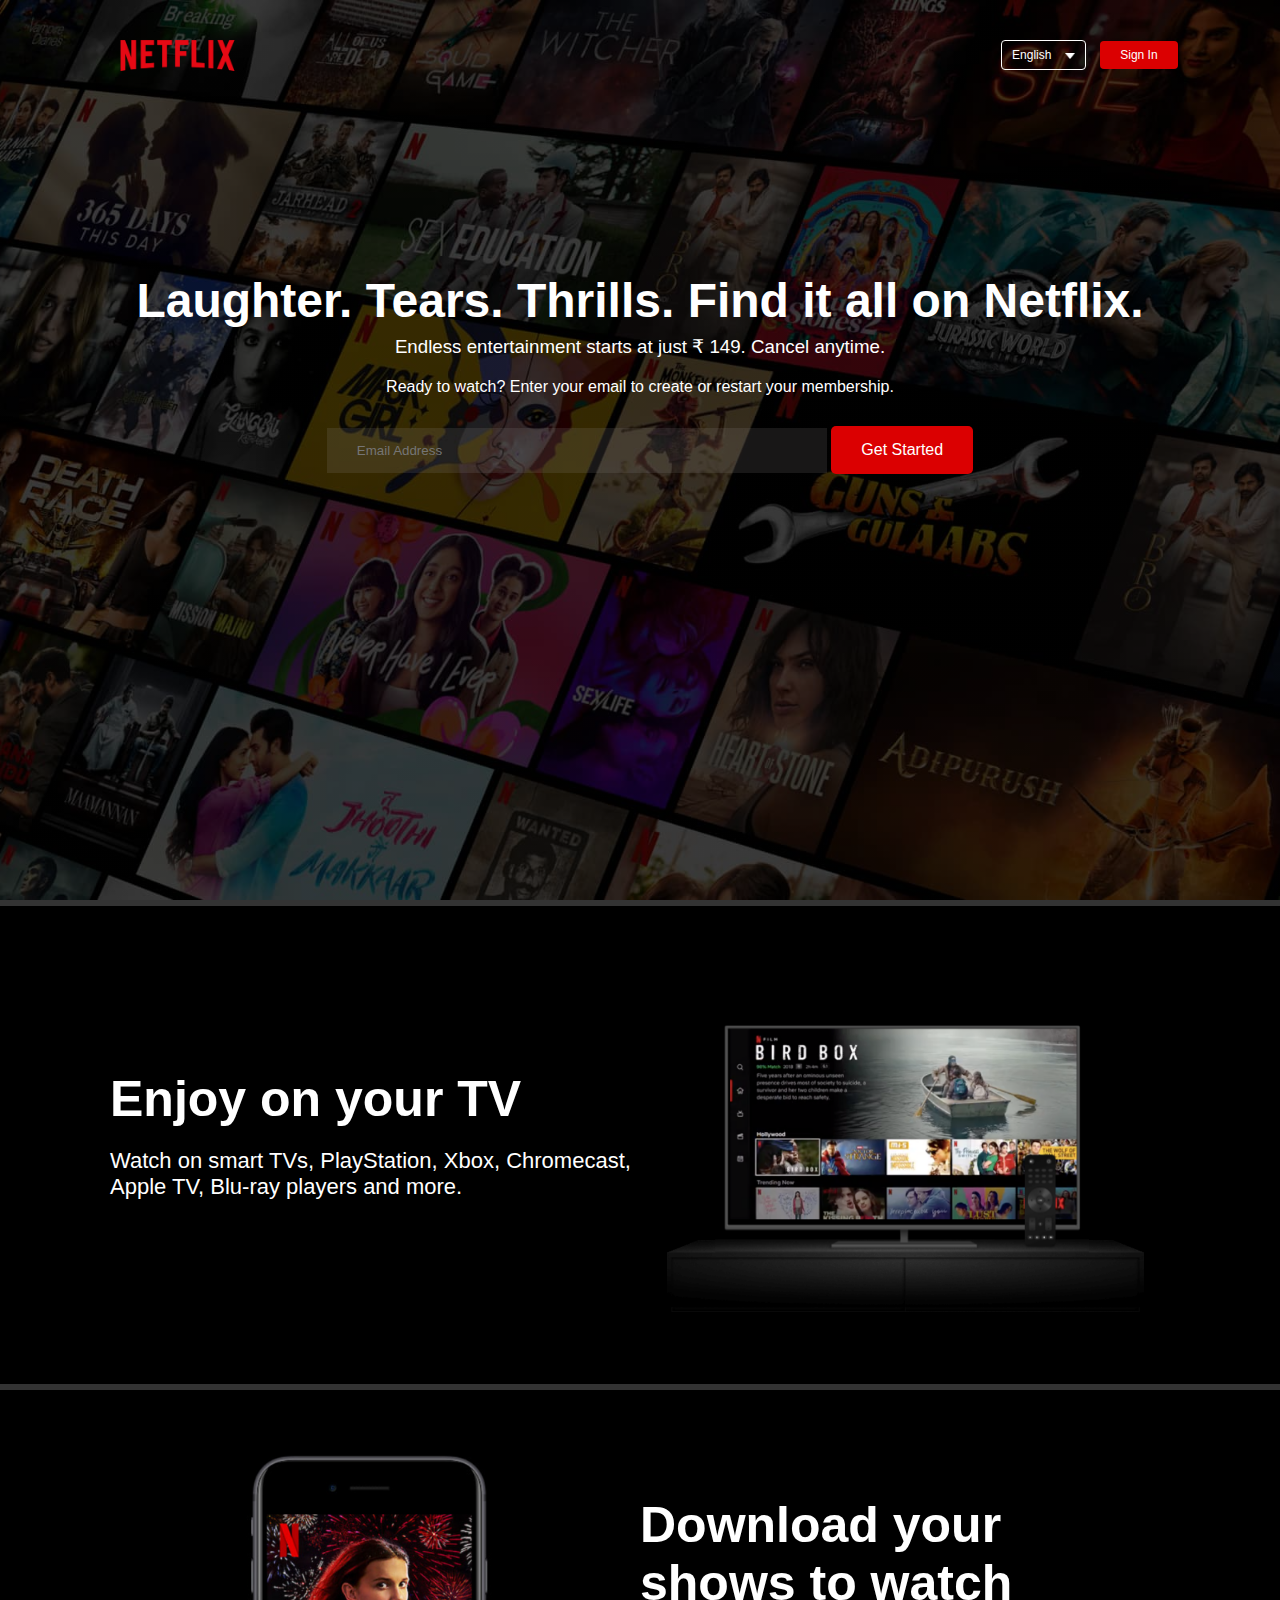
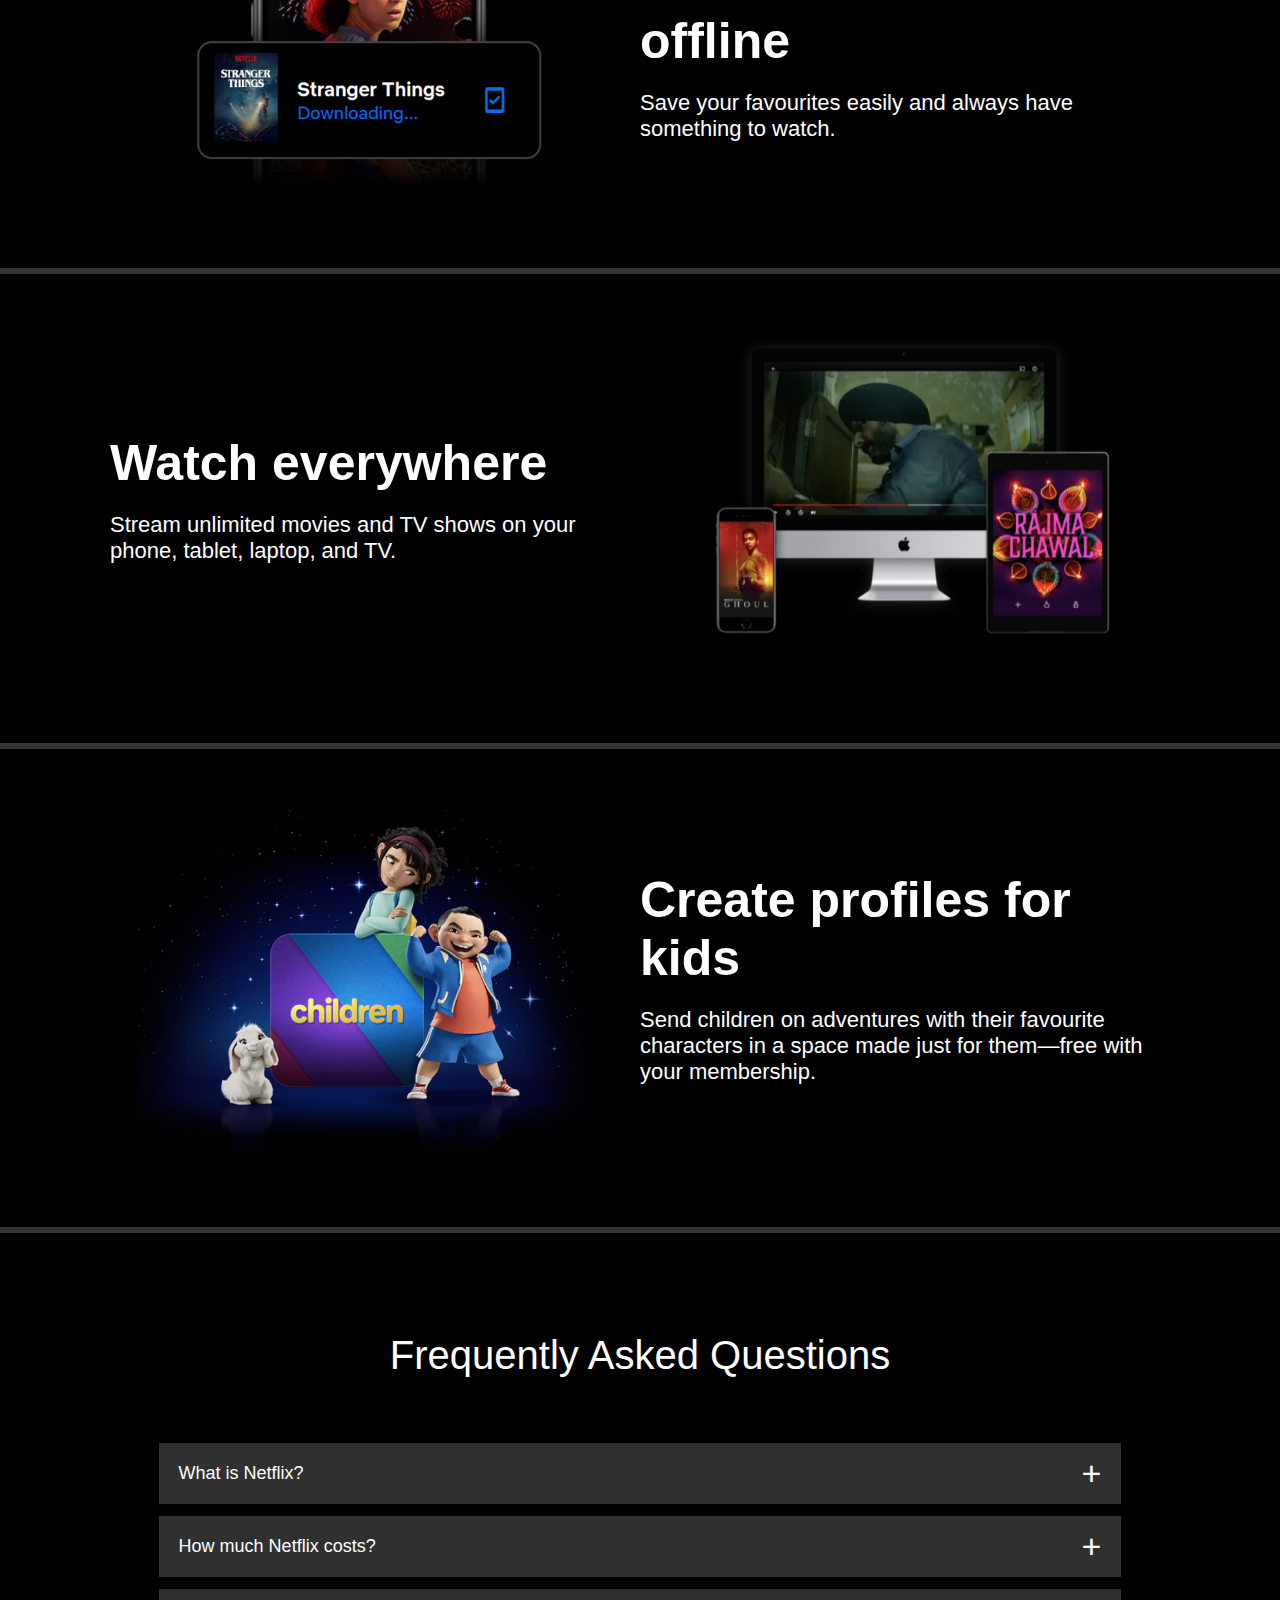
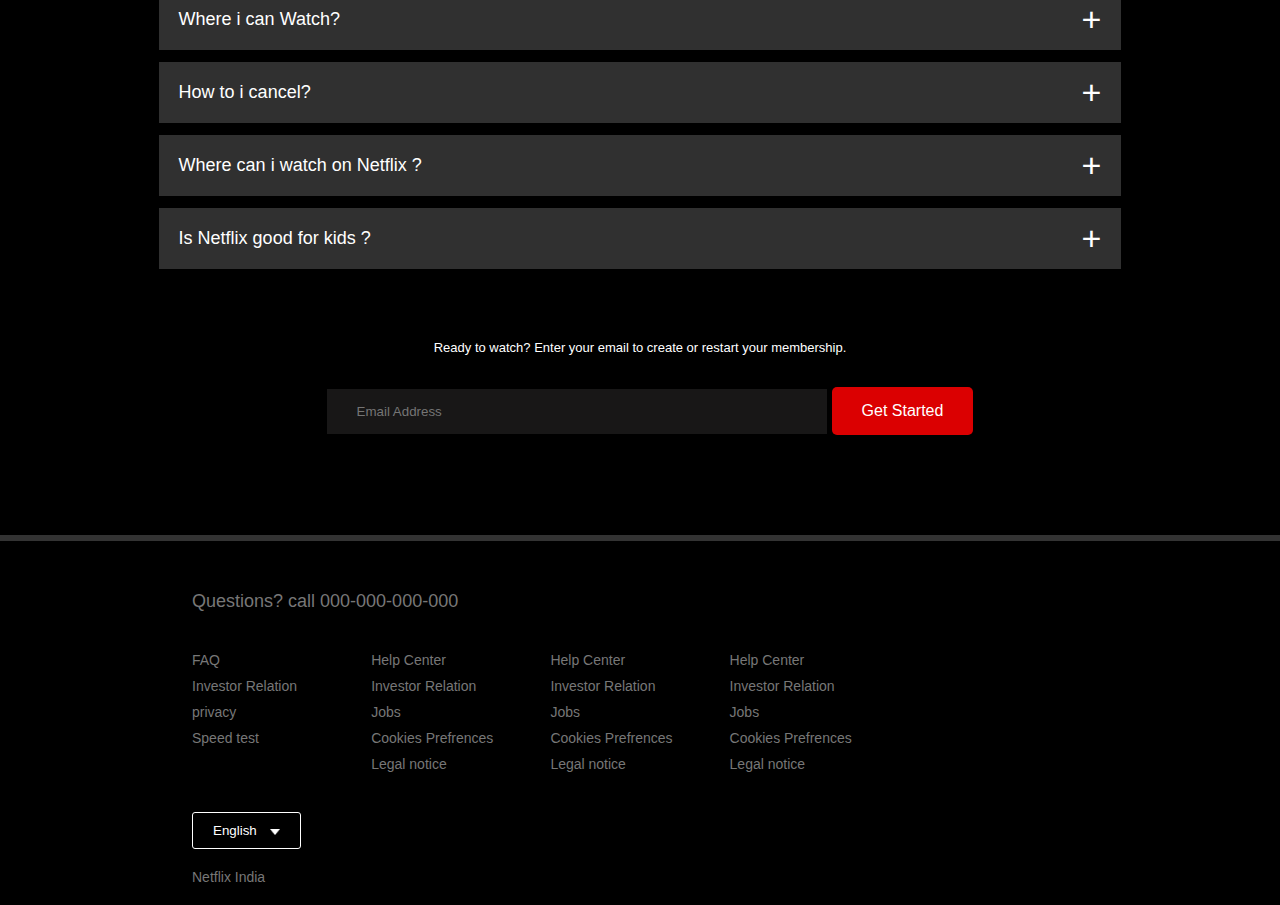
<file: index.html>
<!DOCTYPE html>
<html lang="en">
<head>
    <meta charset="UTF-8">
    <meta name="viewport" content="width=device-width, initial-scale=1.0">
    <title>Netflix - Watch tv shows, Watch movies Online</title>
    <link rel="stylesheet" href="styles.css">
    <link rel="image icon" href="images/favicon.png" type="img">
</head>
<body>
    <!-- start -->
    <div class="header">
        <nav>
            <img src="images/logo.png" class="logo">
            <div>
                <button class="language-btn">English <img src="images/down-icon.png" ></button>
                <button>Sign In</button>
            </div>
        </nav>
        <div class="header-content">
            <h1>Laughter. Tears. Thrills. Find it all on Netflix.</h1>
            <h3>Endless entertainment starts at just ₹ 149. Cancel anytime.</h3>
            <p>Ready to watch? Enter your email to create or restart your membership.</p>
            <form class="email-signup">
                <div>
                    <input type="email" placeholder="Email Address" required>
                    <button type="submit">Get Started</button>
                </div>
               
            </form>
        </div>

    </div>
    <div class="features">
        <div class="row">
            <div class="text-col">
                <h2>Enjoy on your TV</h2>
                <p>Watch on smart TVs, PlayStation, Xbox, Chromecast, Apple TV, Blu-ray players and more.</p>
            </div>
            <div class="img-col">
                <img src="images/feature-1.png" >
            </div>
        </div>
        <div class="row">
            <div class="img-col">
                <img src="images/feature-2.png" >
            </div>
            <div class="text-col">
                <h2>Download your shows to watch offline</h2>
                <p>Save your favourites easily and always have something to watch.</p>
            </div>
            
        </div>
        <div class="row">
            <div class="text-col">
                <h2>Watch everywhere</h2>
                <p>Stream unlimited movies and TV shows on your phone, tablet, laptop, and TV.</p>
            </div>
            <div class="img-col">
                <img src="images/feature-3.png" >
            </div>
        </div>
        
        
        <div class="row">
            <div class="img-col">
                <img src="images/feature-4.png" >
            </div>
            <div class="text-col">
                <h2>Create profiles for kids</h2>
                <p>Send children on adventures with their favourite characters in a space made 
                    just for them—free with your membership.</p>
            </div>
           
        </div>
    </div>
        
    </div>
    <div class="faq">
        <h2>Frequently Asked Questions</h2>
        <ul class="accordion">
            <li>
                <input type="radio" name="accordion" id="first">
                <label for="first">What is Netflix?</label>
                <div class="content">
                    <p>Netflix is a streaming service that offers a wide variety of award-winning TV shows, movies, anime, documentaries and more – on thousands of internet-connected devices.

                        You can watch as much as you want, whenever you want, without a single ad – all for one low monthly <br> There's always something new to discover, and new TV shows and movies are added every week!</p>
                </div>
            </li>
            <li>
                <input type="radio" name="accordion" id="second">
                <label for="second">How much Netflix costs?</label>
                <div class="content">
                    <p>Watch Netflix on your smartphone, tablet, Smart TV, laptop, or 
                        streaming device, all for one fixed monthly fee. 
                        Plans range from ₹ 149 to ₹ 649 a month. No extra costs, no contracts.</p>
                </div>
            </li>
            <li>
                <input type="radio" name="accordion" id="third">
                <label for="third">Where i can Watch?</label>
                <div class="content">
                    <p>Watch Netflix on your smartphone, tablet, Smart TV, laptop, or 
                        streaming device, all for one fixed monthly fee. 
                        Plans range from ₹ 149 to ₹ 649 a month. No extra costs, no contracts.</p>
                </div>
            </li>
            <li>
                <input type="radio" name="accordion" id="fourth">
                <label for="fourth">How to i cancel?</label>
                <div class="content">
                    <p>Watch Netflix on your smartphone, tablet, Smart TV, laptop, or 
                        streaming device, all for one fixed monthly fee. 
                        Plans range from ₹ 149 to ₹ 649 a month. No extra costs, no contracts.</p>
                </div>
            </li>
            <li>
                <input type="radio" name="accordion" id="fifth">
                <label for="fifth">Where can i watch on Netflix ?</label>
                <div class="content">
                    <p>Watch Netflix on your smartphone, tablet, Smart TV, laptop, or 
                        streaming device, all for one fixed monthly fee. 
                        Plans range from ₹ 149 to ₹ 649 a month. No extra costs, no contracts.</p>
                </div>
            </li>
            <li>
                <input type="radio" name="accordion" id="sixth">
                <label for="sixth">Is Netflix good for kids ?</label>
                <div class="content">
                    <p>Watch Netflix on your smartphone, tablet, Smart TV, laptop, or 
                        streaming device, all for one fixed monthly fee. 
                        Plans range from ₹ 149 to ₹ 649 a month. No extra costs, no contracts.</p>
                </div>
            </li>
        </ul>
        <small>Ready to watch? Enter your email to create or restart your membership.</small>
        <form class="email-signup">
            <div>
                <input type="email" placeholder="Email Address" required>
                <button type="submit">Get Started</button>
            </div>
           
        </form>

    </div>
    <div class="footer">
        <h2>Questions? call 000-000-000-000</h2>
        <div class="row">
            <div class="col">
                <a href="#">FAQ</a>
                <a href="#">Investor Relation</a>
                <a href="#">privacy</a> 
                <a href="#">Speed test</a>
            </div>
            <div class="col">
                <a href="#">Help Center</a>
                <a href="#">Investor Relation</a>
                <a href="#">Jobs</a> 
                <a href="#">Cookies Prefrences</a>
                <a href="#">Legal notice</a>
            </div>
            <div class="col">
                <a href="#">Help Center</a>
                <a href="#">Investor Relation</a>
                <a href="#">Jobs</a> 
                <a href="#">Cookies Prefrences</a>
                <a href="#">Legal notice</a>
            </div>
            <div class="col">
                <a href="#">Help Center</a>
                <a href="#">Investor Relation</a>
                <a href="#">Jobs</a> 
                <a href="#">Cookies Prefrences</a>
                <a href="#">Legal notice</a>
            </div>
        </div>
        <button class="language-btn">English <img src="images/down-icon.png" ></button>
        <p class="copyright-txt">Netflix India</p>

    </div>
    
</body>
</html>
</file>
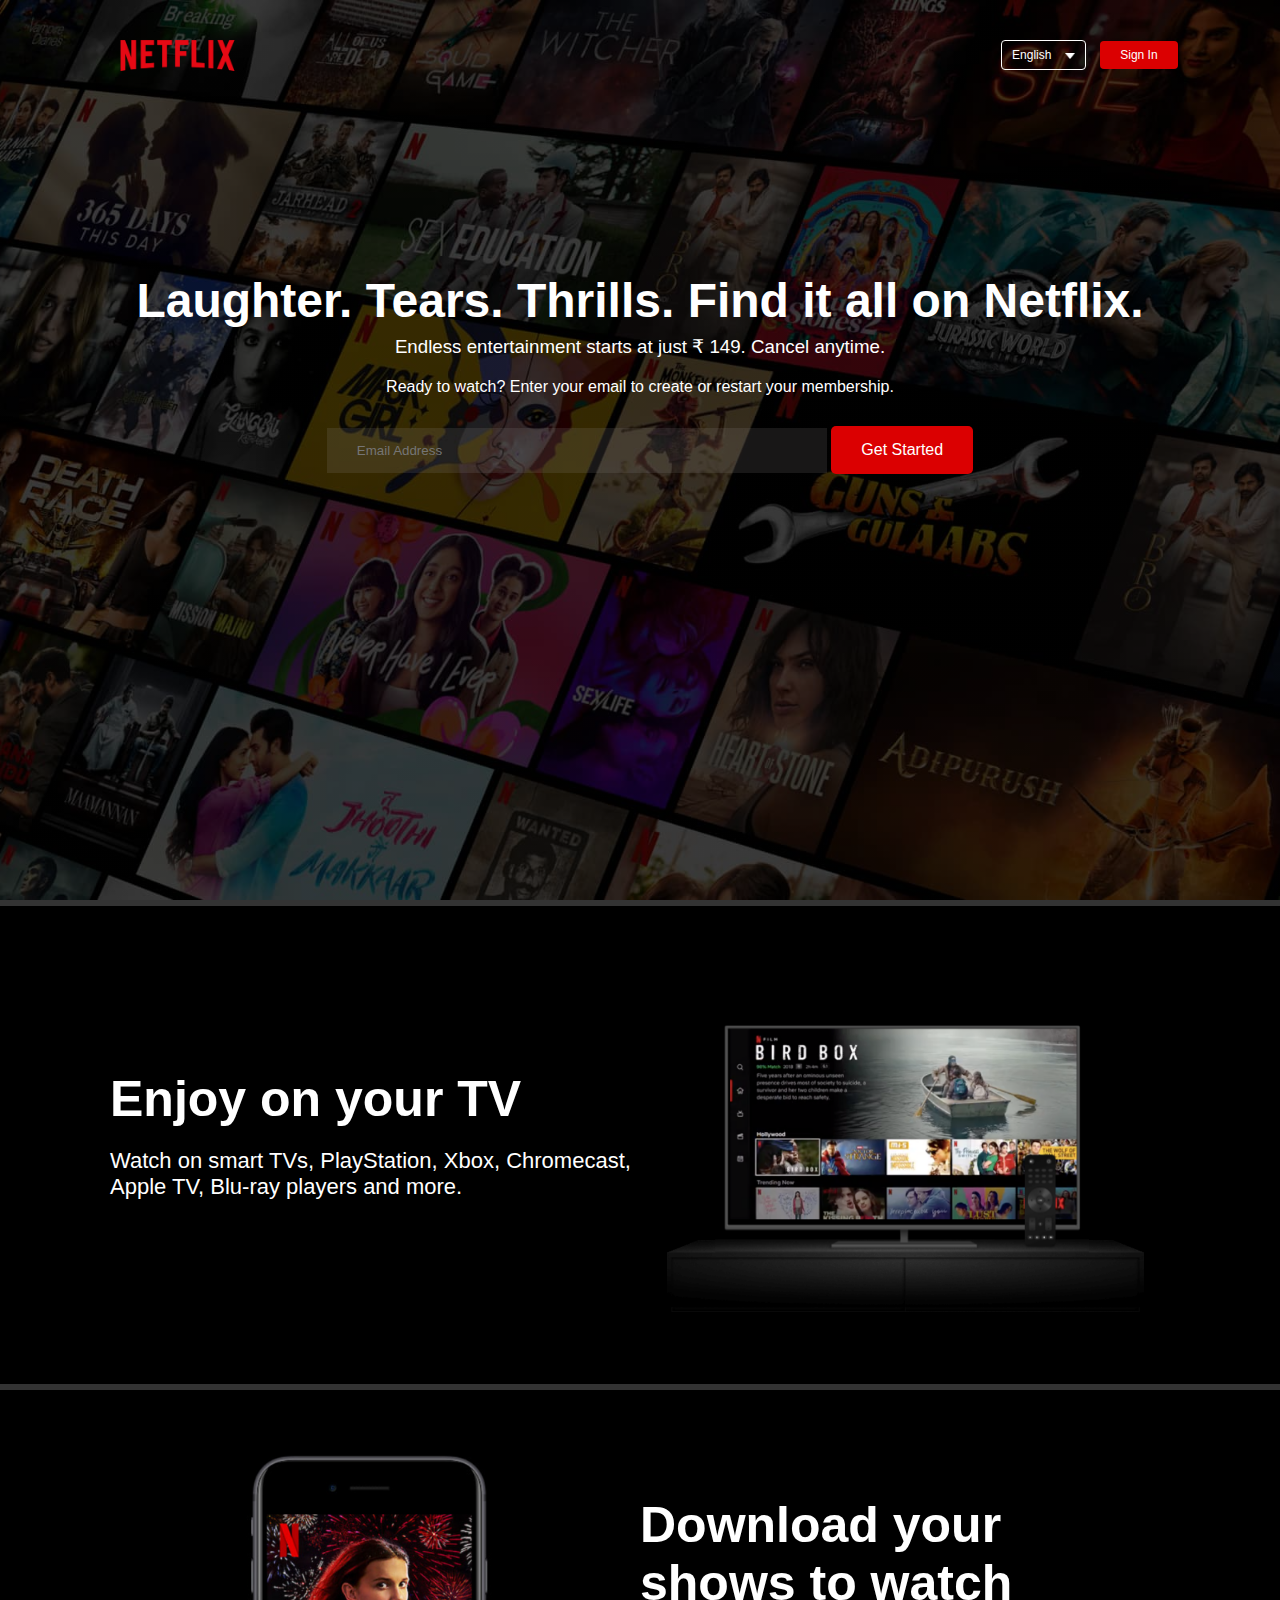
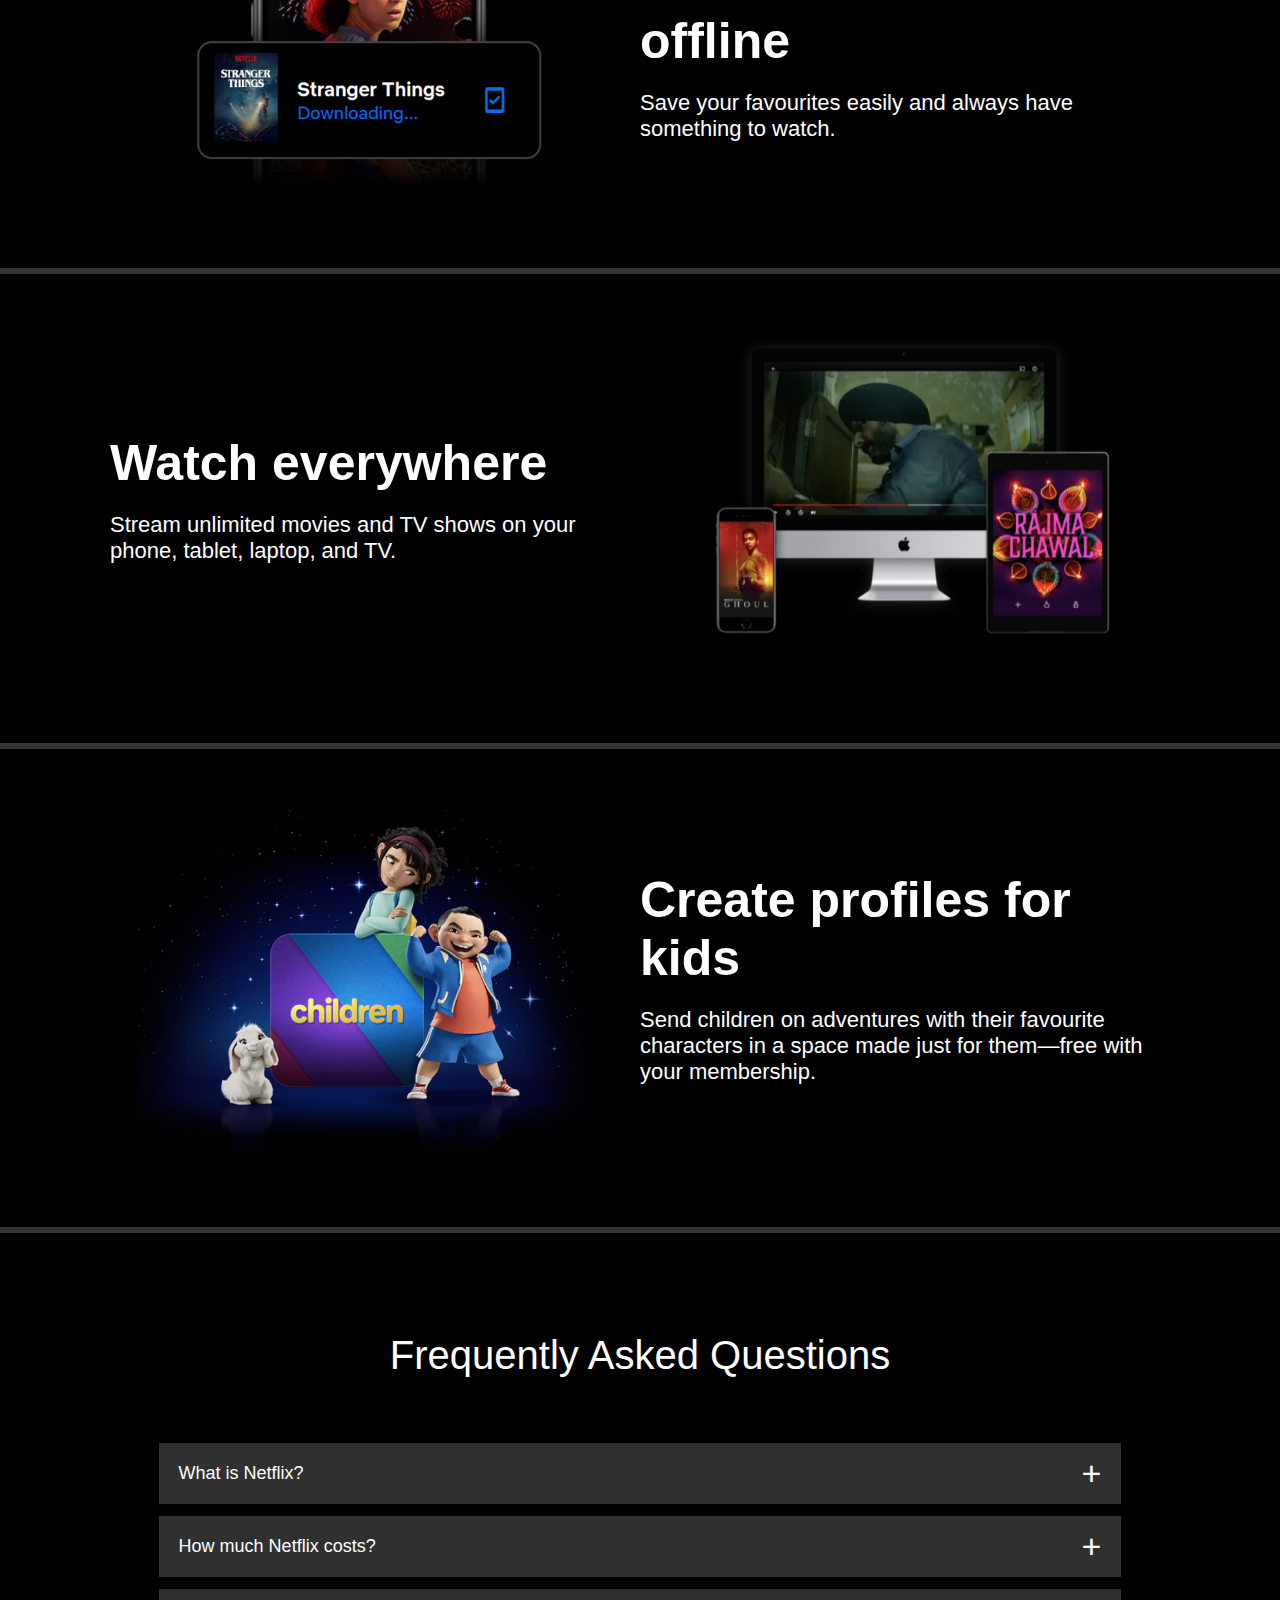
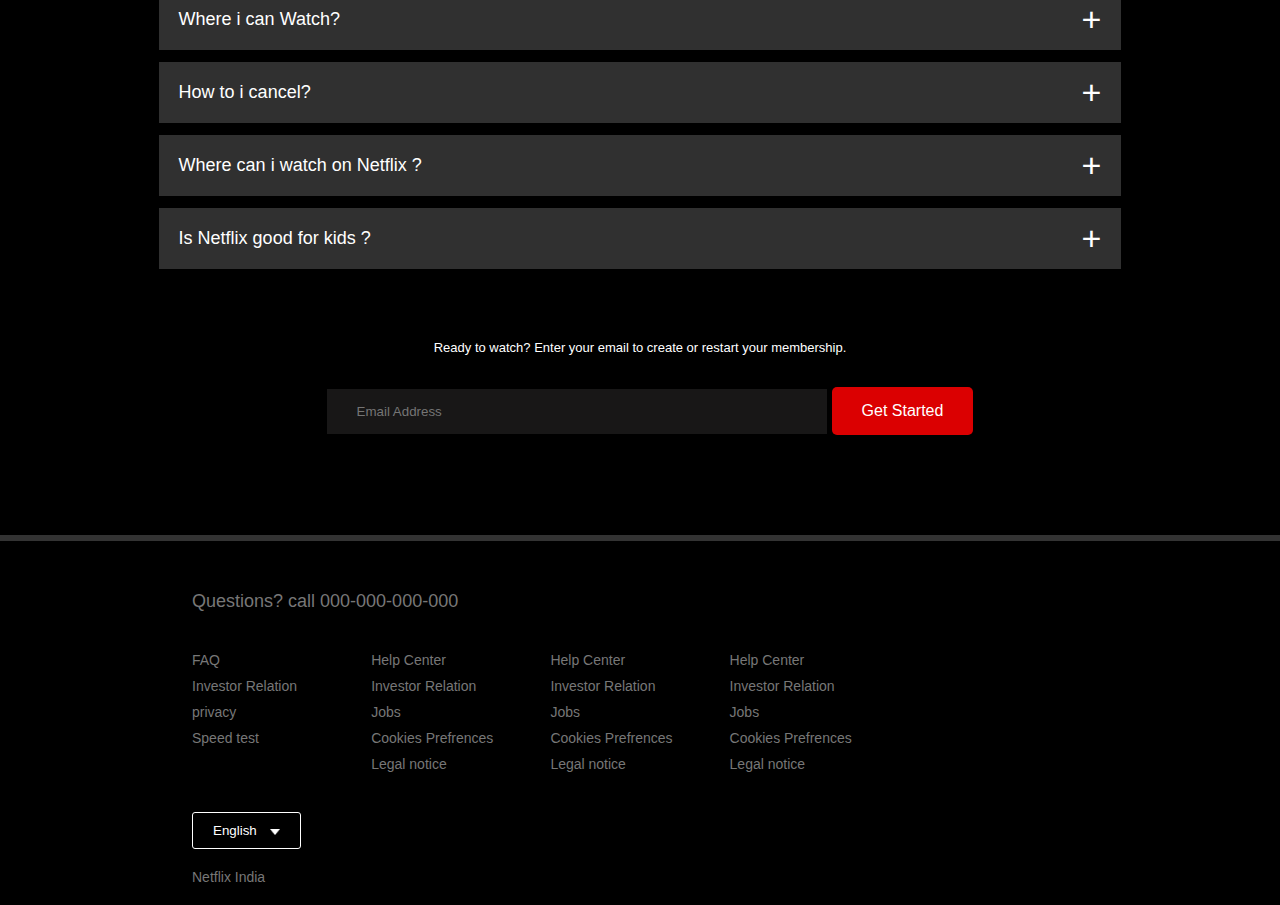
<file: netflix.html>
<!DOCTYPE html>
<html lang="en">
<head>
    <meta charset="UTF-8">
    <meta name="viewport" content="width=device-width, initial-scale=1.0">
    <title>Netflix - Watch tv shows, Watch movies Online</title>
    <link rel="stylesheet" href="styles.css">
    <link rel="image icon" href="images/favicon.png" type="img">
</head>
<body>
    <div class="header">
        <nav>
            <img src="images/logo.png" class="logo">
            <div>
                <button class="language-btn">English <img src="images/down-icon.png" ></button>
                <button>Sign In</button>
            </div>
        </nav>
        <div class="header-content">
            <h1>Laughter. Tears. Thrills. Find it all on Netflix.</h1>
            <h3>Endless entertainment starts at just ₹ 149. Cancel anytime.</h3>
            <p>Ready to watch? Enter your email to create or restart your membership.</p>
            <form class="email-signup">
                <div>
                    <input type="email" placeholder="Email Address" required>
                    <button type="submit">Get Started</button>
                </div>
               
            </form>
        </div>

    </div>
    <div class="features">
        <div class="row">
            <div class="text-col">
                <h2>Enjoy on your TV</h2>
                <p>Watch on smart TVs, PlayStation, Xbox, Chromecast, Apple TV, Blu-ray players and more.</p>
            </div>
            <div class="img-col">
                <img src="images/feature-1.png" >
            </div>
        </div>
        <div class="row">
            <div class="img-col">
                <img src="images/feature-2.png" >
            </div>
            <div class="text-col">
                <h2>Download your shows to watch offline</h2>
                <p>Save your favourites easily and always have something to watch.</p>
            </div>
            
        </div>
        <div class="row">
            <div class="text-col">
                <h2>Watch everywhere</h2>
                <p>Stream unlimited movies and TV shows on your phone, tablet, laptop, and TV.</p>
            </div>
            <div class="img-col">
                <img src="images/feature-3.png" >
            </div>
        </div>
        
        
        <div class="row">
            <div class="img-col">
                <img src="images/feature-4.png" >
            </div>
            <div class="text-col">
                <h2>Create profiles for kids</h2>
                <p>Send children on adventures with their favourite characters in a space made 
                    just for them—free with your membership.</p>
            </div>
           
        </div>
    </div>
        
    </div>
    <div class="faq">
        <h2>Frequently Asked Questions</h2>
        <ul class="accordion">
            <li>
                <input type="radio" name="accordion" id="first">
                <label for="first">What is Netflix?</label>
                <div class="content">
                    <p>Netflix is a streaming service that offers a wide variety of award-winning TV shows, movies, anime, documentaries and more – on thousands of internet-connected devices.

                        You can watch as much as you want, whenever you want, without a single ad – all for one low monthly <br> There's always something new to discover, and new TV shows and movies are added every week!</p>
                </div>
            </li>
            <li>
                <input type="radio" name="accordion" id="second">
                <label for="second">How much Netflix costs?</label>
                <div class="content">
                    <p>Watch Netflix on your smartphone, tablet, Smart TV, laptop, or 
                        streaming device, all for one fixed monthly fee. 
                        Plans range from ₹ 149 to ₹ 649 a month. No extra costs, no contracts.</p>
                </div>
            </li>
            <li>
                <input type="radio" name="accordion" id="third">
                <label for="third">Where i can Watch?</label>
                <div class="content">
                    <p>Watch Netflix on your smartphone, tablet, Smart TV, laptop, or 
                        streaming device, all for one fixed monthly fee. 
                        Plans range from ₹ 149 to ₹ 649 a month. No extra costs, no contracts.</p>
                </div>
            </li>
            <li>
                <input type="radio" name="accordion" id="fourth">
                <label for="fourth">How to i cancel?</label>
                <div class="content">
                    <p>Watch Netflix on your smartphone, tablet, Smart TV, laptop, or 
                        streaming device, all for one fixed monthly fee. 
                        Plans range from ₹ 149 to ₹ 649 a month. No extra costs, no contracts.</p>
                </div>
            </li>
            <li>
                <input type="radio" name="accordion" id="fifth">
                <label for="fifth">Where can i watch on Netflix ?</label>
                <div class="content">
                    <p>Watch Netflix on your smartphone, tablet, Smart TV, laptop, or 
                        streaming device, all for one fixed monthly fee. 
                        Plans range from ₹ 149 to ₹ 649 a month. No extra costs, no contracts.</p>
                </div>
            </li>
            <li>
                <input type="radio" name="accordion" id="sixth">
                <label for="sixth">Is Netflix good for kids ?</label>
                <div class="content">
                    <p>Watch Netflix on your smartphone, tablet, Smart TV, laptop, or 
                        streaming device, all for one fixed monthly fee. 
                        Plans range from ₹ 149 to ₹ 649 a month. No extra costs, no contracts.</p>
                </div>
            </li>
        </ul>
        <small>Ready to watch? Enter your email to create or restart your membership.</small>
        <form class="email-signup">
            <div>
                <input type="email" placeholder="Email Address" required>
                <button type="submit">Get Started</button>
            </div>
           
        </form>

    </div>
    <div class="footer">
        <h2>Questions? call 000-000-000-000</h2>
        <div class="row">
            <div class="col">
                <a href="#">FAQ</a>
                <a href="#">Investor Relation</a>
                <a href="#">privacy</a> 
                <a href="#">Speed test</a>
            </div>
            <div class="col">
                <a href="#">Help Center</a>
                <a href="#">Investor Relation</a>
                <a href="#">Jobs</a> 
                <a href="#">Cookies Prefrences</a>
                <a href="#">Legal notice</a>
            </div>
            <div class="col">
                <a href="#">Help Center</a>
                <a href="#">Investor Relation</a>
                <a href="#">Jobs</a> 
                <a href="#">Cookies Prefrences</a>
                <a href="#">Legal notice</a>
            </div>
            <div class="col">
                <a href="#">Help Center</a>
                <a href="#">Investor Relation</a>
                <a href="#">Jobs</a> 
                <a href="#">Cookies Prefrences</a>
                <a href="#">Legal notice</a>
            </div>
        </div>
        <button class="language-btn">English <img src="images/down-icon.png" ></button>
        <p class="copyright-txt">Netflix India</p>

    </div>
    
</body>
</html>
</file>
<file: styles.css>
body{
    background: #000;
    color: #fff;

}
*{
    margin: 0;
    padding: 0;
    font-family: Netflix Sans,Helvetica Neue,Segoe UI,Roboto,Ubuntu,sans-serif;
    box-sizing: border-box;
}
.header
{
width: 100%;
height: 100vh;
background-image: linear-gradient(rgba(0,0,0,0.7),rgba(0,0,0,0.7)),url(images/header.jpg);
background-size: cover;
background-position: center;
padding: 10px 8%;
position: relative;

}
nav{
    display: flex;
    align-items: center;
    justify-content: space-between;
}
.logo{
    width: 150px;
    cursor: pointer;
}
nav button{
    border: 0;
    outline: 0;
    background: #db0001;
    color: #fff;
    padding: 7px 20px;
    font-size: 12px;
    border-radius: 4px;
    margin-left: 10px;
    cursor: pointer;
}
.language-btn
{
    display: inline;
    align-items: center;
    background: transparent;
    border: 1px solid #fff;
    padding: 7px 10px;

}
.language-btn img
{
    width: 10px;
    margin-left: 10px;

}
.header-content
{
    width: 100%;
    position: absolute;
    top: 30%;
    left: 50%;
    transform: translate(-50%,-50%);
    text-align: center;
    margin-top: 100px;
}
.header-content h1
{
font-size: 48px;
line-height: 70px;
font-weight: 900;

}
.header-content h3
{
    font-weight: 400;
    margin-bottom: 20px;

}
.email-signup
{
    border-radius: 4px;
   
    display: flex;
    justify-content: center;
    align-items: center;
    margin-top: 30px;
    overflow: hidden;
    
   
}

.email-signup input
{
    
    width:500px;
    border: 1px;
    outline: 0;
    margin-left: 20px;
    padding: 15px 30px;
    background-color: #918d8d2a;
    color: #fff;

}
.email-signup button
{
    background: #db0001;
    border: 0;
    outline: 0;
    color: #fff;
    font-size: 16px;
    cursor: pointer;
    padding: 15px 30px;
    border-radius: 5px;

}
.features
{
    font-size: 22px;
   

}
.row
{
    display: flex;
    width: 100%;
    align-items: center;
    flex-wrap: wrap;
    padding: 50px 110px;
    border-top: 6px solid #333;

}
.text-col
{
    flex-basis: 50%;
    margin-bottom: 20px;

}
.img-col
{
    flex-basis: 50%;
    margin-bottom: 20px;

}
.img-col img
{
    display: block;
    width: 90%;
    margin: auto;

}
.features h2
{
    font-size: 50px;
    font-weight: 600;
    margin-bottom: 20px;
}
.faq
{
    padding: 100px 12%;
    text-align: center;
    font-size: 18px;
    border-top: 6px solid #333

}
.faq h2
{
    font-weight: 500;
    font-size: 40px;
}
.accordion
{
    margin: 60px auto;
    width: 100%;
    max-width: 100%;

}
.accordion li
{
    list-style: none;
    width:100%;
    padding: 5px;

}
.accordion li label
{
    display: flex;
    align-items: center;
    padding: 20px;
    font-size: 18px;
    font-weight: 500;
    background: #303030;
    margin-bottom: 2px;
    cursor: pointer;
    position: relative;

}
label::after
{
    content: '+';
    font-size: 34px;
    position: absolute;
    right: 20px;

}
input[type="radio"]
{
    display: none;

}
.accordion .content
{
    background: #303030;
    text-align: left;
    padding: 0 2px;
    max-height: 0;
    overflow: hidden;

}
.accordion input[type="radio"]:checked + label + .content
{
    max-height: 600px;
    padding: 30px 20px;

}

.faq small
{
    font-size: 13px;

}
.footer
{
    padding: 50px 15% 10px;
    border-top: 6px solid #333;
    color: #777;

}
.footer h2
{
    font-size: 18px;
    font-weight: 400;
    margin-bottom: 30px;

}
.footer .col
{
  flex-basis: 20%;
  flex-grow: 1%;
  margin-bottom: 20px;

}
.footer .col a
{
    display: block;
    text-decoration: none;
    color: #777;
    font-size: 14px;
    margin-bottom: 10px;

}
.footer .row
{
    align-items: flex-start;
    padding: 10px 0;
    border-top: none;


}
.footer .language-btn
{
    color: #fff;
    padding: 10px 20px ;
    border-radius: 3px;

}
.copyright-txt
{
    font-size: 14px;
    margin-top: 20px;
    margin-bottom: 10px;
    
}
</file>
